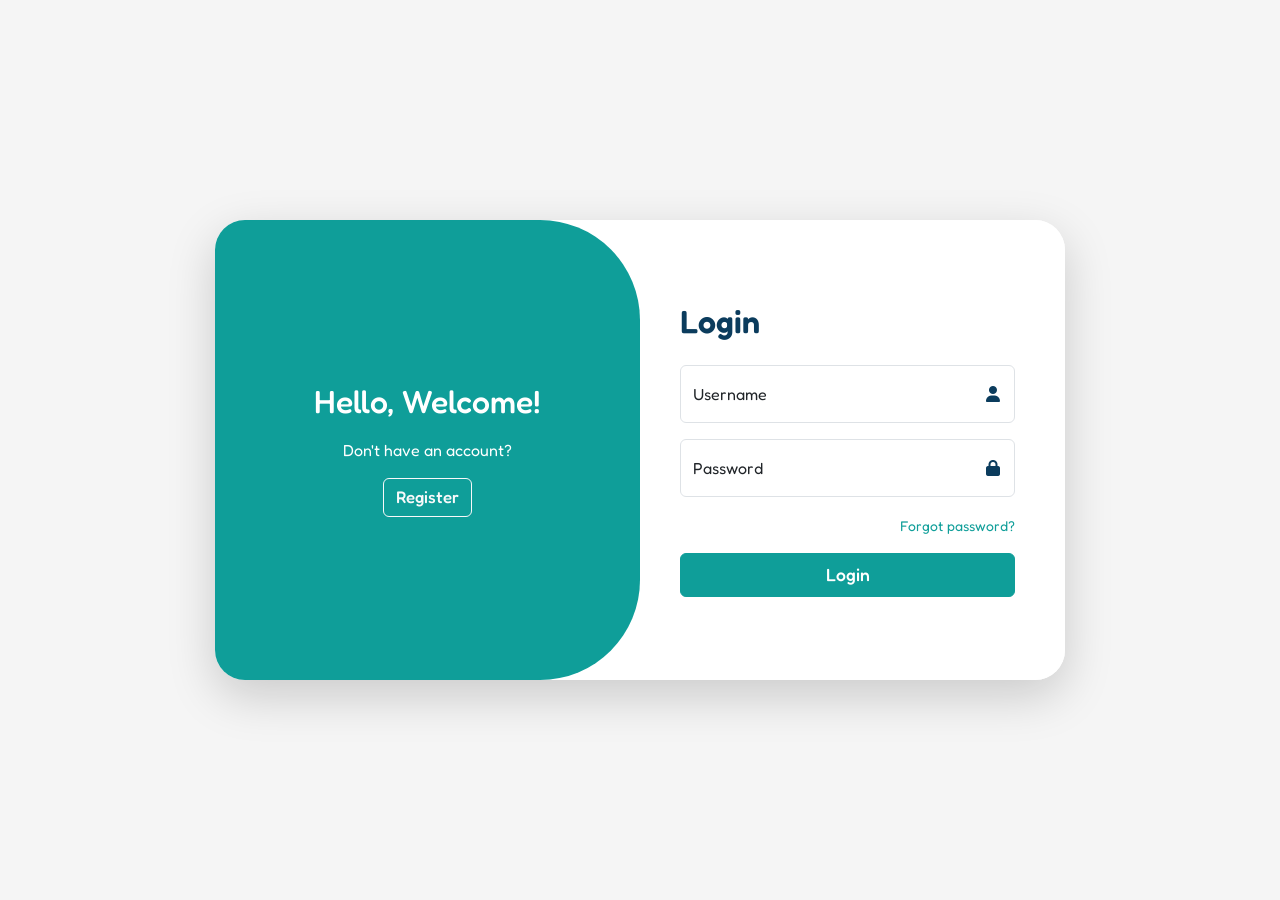
<file: app/templates/login.html>
<!DOCTYPE html>
<html lang="en">

<head>
    <meta charset="UTF-8">
    <meta name="viewport" content="width=device-width, initial-scale=1.0">
    <title>Login / Register</title>

    <link href="https://cdn.jsdelivr.net/npm/bootstrap@5.3.3/dist/css/bootstrap.min.css" rel="stylesheet">

    <link rel="stylesheet" href="https://cdnjs.cloudflare.com/ajax/libs/font-awesome/6.7.2/css/all.min.css">

    <link rel="stylesheet" href="../static/css/auth.css">
</head>

<body>

    <div class="auth-container" id="authContainer">
        <div class="card auth-card shadow-lg border-0">
                <div class="form-box login">
                <form id="loginForm" class="w-100" action="/auth/login" method="post">
                    <h1 class="mb-4">Login</h1>

                    <div class="form-floating mb-3 input-box">
                        <input id="loginUsername" name="identifier" type="text" class="form-control" placeholder="Username" required>
                        <label for="loginUsername">Username</label>
                        <i class="fa-solid fa-user input-icon"></i>
                    </div>

                    <div class="form-floating mb-3 input-box">
                        <input id="loginPassword" name="password" type="password" class="form-control pe-5" placeholder="Password" required>
                        <label for="loginPassword">Password</label>
                        <i class="fa-solid fa-lock input-icon"></i>
                    </div>

                    <div class="text-end mb-3">
                        <a href="#" class="small text-decoration-none" onclick="showForgotPassword(); return false;">Forgot password?</a>
                    </div>

                    <button class="btn btn-primary w-100 py-2">Login</button>
                </form>
            </div>

            <!-- FORGOT PASSWORD -->
            <div class="form-box forgot-password">
                <form id="forgotPasswordForm" class="w-100">
                    <h1 class="mb-3">Reset Password</h1>

                    <div id="forgotOtpStep">
                        <p class="text-muted mb-3">Enter your email to receive an OTP and reset your password.</p>
                        <div class="form-floating mb-3 input-box">
                            <input id="forgotEmail" name="email" type="email" class="form-control pe-5" placeholder="Email" required>
                            <label for="forgotEmail">Email</label>
                            <i class="fa-solid fa-envelope input-icon"></i>
                        </div>

                        <button id="btnSendOtp" type="button" class="btn btn-primary w-100 py-2 mb-3">Send OTP</button>

                        <div class="form-floating mb-3 input-box">
                            <input id="forgotOtp" name="otp" type="text" class="form-control pe-5" placeholder="OTP" maxlength="6" inputmode="numeric">
                            <label for="forgotOtp">OTP</label>
                            <i class="fa-solid fa-shield-halved input-icon"></i>
                        </div>

                        <button id="btnVerifyOtp" type="button" class="btn text-white w-100 py-2 mb-3" style="background-color: #0B3C5D; border-color: #0B3C5D;">Verify OTP</button>
                    </div>

                    <div id="forgotResetStep" class="d-none">
                        <p class="text-muted mb-3">Set your new password.</p>
                        <div class="form-floating mb-3 input-box">
                            <input id="forgotNewPassword" name="new_password" type="password" class="form-control pe-5" placeholder="New Password" minlength="8" required>
                            <label for="forgotNewPassword">New Password</label>
                            <i class="fa-solid fa-lock input-icon"></i>
                        </div>

                        <div class="form-floating mb-3 input-box">
                            <input id="forgotConfirmPassword" name="confirm_password" type="password" class="form-control pe-5" placeholder="Confirm Password" minlength="8" required>
                            <label for="forgotConfirmPassword">Confirm Password</label>
                            <i class="fa-solid fa-lock input-icon"></i>
                        </div>

                        <button id="btnResetPassword" type="button" class="btn btn-primary w-100 py-2 mb-3">Change Password</button>
                    </div>

                    <div class="text-center">
                        <a href="#" class="small text-decoration-none" onclick="showLogin(); return false;">
                            <i class="fa-solid fa-arrow-left me-1"></i>Back to Login
                        </a>
                    </div>
                </form>
            </div>

            <!-- REGISTER -->
            <div class="form-box register">
                <form class="w-100" id="registerForm" action="/auth/signup" method="post">
                    <h1 class="mb-3">Register</h1>

                    <div id="registerStep1">
                    <div class="form-floating mb-2 input-box">
                        <input id="regUsername" name="username" type="text" class="form-control pe-5" placeholder="Username" required>
                        <label for="regUsername">Username</label>
                        <i class="fa-solid fa-user input-icon"></i>
                    </div>

                    <div class="form-floating mb-2 input-box">
                        <input id="regEmail" name="email" type="email" class="form-control pe-5" placeholder="Email" required>
                        <label for="regEmail">Email</label>
                        <i class="fa-solid fa-envelope input-icon"></i>
                    </div>

                    <div class="form-floating mb-2 input-box">
                        <input id="regPassword" name="password" type="password" class="form-control pe-5" placeholder="Password" minlength="8" required>
                        <label for="regPassword">Password</label>
                        <i class="fa-solid fa-lock input-icon"></i>
                    </div>

                    <div class="mb-2 input-box">
                        <label for="contactNumber" class="form-label text-muted mb-1" style="font-size: 0.9rem;">Contact Number (10 digits)</label>
                        <div class="input-group">
                            <span class="input-group-text">+91</span>
                            <input type="tel" id="contactNumber" name="contact_number" class="form-control pe-5" placeholder="Contact Number" 
                                   pattern="[0-9]{10}" maxlength="10" required>
                        </div>
                        <i class="fa-solid fa-phone input-icon"></i>
                    </div>

                    <div class="mb-2 input-box">
                        <label for="lovedOneContact" class="form-label text-muted mb-1" style="font-size: 0.9rem;">Loved One's Contact (Optional)</label>
                        <div class="input-group">
                            <span class="input-group-text">+91</span>
                            <input type="tel" id="lovedOneContact" name="emergency_contact" class="form-control pe-5" placeholder="Loved One's Contact" 
                                   pattern="[0-9]{10}" maxlength="10">
                        </div>
                        <i class="fa-solid fa-heart input-icon"></i>
                    </div>

                    <div class="form-floating mb-2 input-box">
                        <input id="dateOfBirth" name="date_of_birth" type="date" class="form-control" placeholder="Date of Birth" required>
                        <label for="dateOfBirth">Date of Birth</label>
                    </div>

                    <div class="row g-2 mb-2">
                        <div class="col-6">
                            <div class="form-floating input-box">
                                    <input id="weight" name="weight" type="number" class="form-control pe-5" placeholder="Weight" 
                                        min="1" max="500" step="0.1" required>
                                    <label for="weight">Weight (kg)</label>
                                <i class="fa-solid fa-weight-scale input-icon"></i>
                            </div>
                        </div>
                        <div class="col-6">
                            <div class="form-floating input-box">
                                    <input id="height" name="height" type="number" class="form-control pe-5" placeholder="Height" 
                                        min="1" max="300" step="0.1" required>
                                    <label for="height">Height (cm)</label>
                                <i class="fa-solid fa-ruler-vertical input-icon"></i>
                            </div>
                        </div>
                    </div>

                    <button id="btnRegister" class="btn btn-primary w-100 py-2">Register</button>
                    </div>

                    <div id="registerStep2" class="d-none mt-3">
                        <div class="form-floating mb-2 input-box">
                            <input id="registerOtp" name="register_otp" type="text" class="form-control pe-5" placeholder="OTP" maxlength="6" inputmode="numeric">
                            <label for="registerOtp">Registration OTP</label>
                            <i class="fa-solid fa-shield-halved input-icon"></i>
                        </div>
                        <button id="btnConfirmRegisterOtp" type="button" class="btn text-white w-100 py-2" style="background-color: #0B3C5D; border-color: #0B3C5D;">Verify OTP & Complete Registration</button>
                    </div>
                </form>
            </div>

            <!-- TOGGLE -->
            <div class="toggle-box">
                <div class="toggle-panel toggle-left col">
                    <h2 class="mb-3">Hello, Welcome!</h2>
                    <p>Don't have an account?</p>
                    <button class="btn btn-outline-light" onclick="showRegister()">Register</button>
                </div>

                <div class="toggle-panel toggle-right col">
                    <h2 class="mb-3">Welcome Back!</h2>
                    <p>Already have an account?</p>
                    <button class="btn btn-outline-light" onclick="showLogin()">Login</button>
                </div>
            </div>

        </div>
    </div>

    <script src="../static/js/login.js"></script>

</body>

</html>
</file>
<file: app/static/css/auth.css>
@import url('https://fonts.googleapis.com/css2?family=Fredoka:wght@300..700&display=swap');

/* ---------------- Reset ---------------- */
* {
    margin: 0;
    padding: 0;
    box-sizing: border-box;
    font-family: Fredoka, Arial, Helvetica, sans-serif;
}

/* ---------------- Accessibility & Typography ---------------- */
h1 {
    color: #0B3C5D;
    font-size: 2rem;
    font-weight: 600;
}

.btn-primary {
    background-color: #0F9E99 !important;
    border-color: #0F9E99 !important;
    font-size: 1.1rem;
    font-weight: 500;
}

.btn-primary:hover {
    background-color: #0B7B77 !important;
    border-color: #0B7B77 !important;
}

.btn-outline-light {
    font-size: 1.05rem;
    font-weight: 500;
}

a {
    color: #0F9E99;
}

a:hover {
    color: #0B7B77;
}

.form-control {
    font-size: 1rem;
}

.form-control:focus {
    border-color: #0F9E99;
    box-shadow: 0 0 0 0.2rem rgba(15, 158, 153, 0.25);
}

/* ---------------- Body ---------------- */
body {
    min-height: 100vh;
    display: flex;
    justify-content: center;
    align-items: center;
    background: #f5f5f5;
    padding: 20px 0;
}

/* ---------------- Container ---------------- */
.auth-container {
    width: 850px;
    height: 460px;
    max-width: 95vw;
    transition: height 0.3s ease;
}

/* Increase height only when registration form is shown */
.auth-container.active {
    height: 650px;
}

.auth-card {
    width: 100%;
    height: 100%;
    border-radius: 30px;
    overflow: hidden;
    position: relative;
}

/* ---------------- Forms ---------------- */
.form-box {
    position: absolute;
    width: 50%;
    height: 100%;
    padding: 40px;
    background: #fff;
    display: flex;
    align-items: center;
    z-index: 1;
    overflow: hidden;
}

.form-box form {
    max-height: 100%;
    overflow-y: auto;
    padding-right: 10px;
    width: 100%;
}

/* Scrollbar only shows if needed on smaller screens */
.form-box form::-webkit-scrollbar {
    width: 6px;
}

.form-box form::-webkit-scrollbar-track {
    background: #f1f1f1;
    border-radius: 10px;
}

.form-box form::-webkit-scrollbar-thumb {
    background: #0F9E99;
    border-radius: 10px;
}

.form-box form::-webkit-scrollbar-thumb:hover {
    background: #0B7B77;
}

.form-box.login {
    right: 0;
}

.form-box.register {
    left: 0;
    visibility: hidden;
}

.form-box.forgot-password {
    right: 0;
    visibility: hidden;
    opacity: 0;
    transition: opacity 0.3s ease;
}

.auth-container.active .form-box.login {
    right: 50%;
}

.auth-container.active .form-box.register {
    visibility: visible;
}

.auth-container.forgot-active .form-box.login {
    visibility: hidden;
    opacity: 0;
}

.auth-container.forgot-active .form-box.forgot-password {
    visibility: visible;
    opacity: 1;
}

/* ---------------- Input Icons ---------------- */
.input-icon {
    position: absolute;
    right: 15px;
    top: 50%;
    transform: translateY(-50%);
    color: #0B3C5D;
    pointer-events: none;
    z-index: 10;
}

/* Adjust icon position for input-box with label above */
.input-box:has(label.form-label) .input-icon {
    top: calc(50% + 12px);
}

/* Adjust icon position for input-box with input-group */
.input-box:has(.input-group) .input-icon {
    top: calc(50% + 12px);
}

/* ---------------- Form Styling ---------------- */
input[type="date"],
input[type="number"] {
    font-size: 1rem;
}

input[type="date"]::-webkit-calendar-picker-indicator {
    cursor: pointer;
    filter: opacity(0.6);
}

input[type="number"]::-webkit-inner-spin-button,
input[type="number"]::-webkit-outer-spin-button {
    opacity: 1;
}

.input-box {
    position: relative;
}

.input-box .input-group-text {
    background-color: #e9ecef;
    border: 1px solid #ced4da;
    color: #495057;
    font-weight: 500;
    padding: 0.375rem 0.75rem;
    font-size: 1rem;
}

.input-box .input-group .form-control {
    font-size: 1rem;
}

.input-box .input-group .form-control:focus {
    border-color: #0F9E99;
    box-shadow: 0 0 0 0.2rem rgba(15, 158, 153, 0.25);
    z-index: 3;
}

.input-box .input-group-text + .form-control:focus {
    border-left-color: #0F9E99;
}

.form-control.is-invalid {
    border-color: #dc3545;
}

.invalid-feedback {
    display: block;
    font-size: 0.875rem;
    color: #dc3545;
    margin-top: 0.25rem;
}

/* Responsive row for weight/height */
.row.g-2 {
    display: flex;
    gap: 0.5rem;
}

.row.g-2 .col-6 {
    flex: 1;
    min-width: 0;
}

/* ---------------- Toggle Section ---------------- */
.toggle-box {
    position: absolute;
    display: grid;
    grid-template-columns: 2;
    width: 100%;
    height: 100%;
}

.toggle-box::before {
    content: "";
    position: absolute;
    left: -250%;
    width: 300%;
    height: 100%;
    background: #0F9E99;
    border-radius: 100px;
    transition: 1.8s ease-in-out;
    z-index: 2;
}

.auth-container.active .toggle-box::before {
    left: 50%;
}

/* ---------------- Toggle Panels ---------------- */
.toggle-panel {
    position: absolute;
    width: 50%;
    height: 100%;
    color: #fff;
    display: flex;
    flex-direction: column;
    justify-content: center;
    align-items: center;
    text-align: center;
    z-index: 3;
    transition: 0.6s ease-in-out;
}

.toggle-left {
    left: 0;
    transition-delay: 1.2s;
}

.auth-container.active .toggle-left {
    left: -50%;
    transition-delay: 0.6s;
}

.toggle-right {
    right: -50%;
    transition-delay: 0.6s;
}

.auth-container.active .toggle-right {
    right: 0;
}

@media screen and (max-width : 576px) {
    body {
        padding: 10px 0;
    }

    h1{
        font-size: 1.5rem;
    }

    .btn-primary,
    .btn-outline-light {
        font-size: 0.95rem;
    }

    .form-control {
        font-size: 0.95rem;
    }

    .auth-container {
        width: 95vw;
        height: auto;
        min-height: 500px;
        max-height: 90vh;
    }

    /* Adjust height for active/register state on mobile */
    .auth-container.active {
        height: auto;
        max-height: 95vh;
    }

    .auth-card {
        border-radius: 15px;
    }

    .form-box {
        bottom: 0;
        width: 100%;
        height: 65%;
        padding: 20px 15px;
    }

    .form-box form {
        padding-right: 5px;
    }

    .auth-container.active .form-box.login {
        right: 50%;
        height: 65%;
    }

    .auth-container.active .form-box.register {
        height: 65%;
    }

    .auth-container.active .form-box {
        bottom: 35%;
    }

    .auth-container.active .toggle-box::before {
        left: 0;
        top: 65%;
    }

    .toggle-box::before {
        width: 100%;
        height: 300%;
        left: 0;
        top: -265%;
    }

    .toggle-panel {
        width: 100%;
        height: 35%;
        padding: 15px;
    }

    .toggle-panel h2 {
        font-size: 1.25rem;
        margin-bottom: 0.5rem !important;
    }

    .toggle-panel p {
        font-size: 0.9rem;
        margin-bottom: 0.5rem;
    }

    .auth-container.active .toggle-panel.toggle-left {
        left: 0;
        top: -35%;
    }

    .toggle-panel.toggle-left {
        top: 0;
    }

    .toggle-panel.toggle-right {
        right: 0;
        bottom: -35%;
    }

    .auth-container.active .toggle-panel.toggle-right {
        bottom: 0;
    }

    /* Ensure inputs are readable on mobile */
    .input-box {
        margin-bottom: 0.5rem !important;
    }

    .form-floating > label {
        font-size: 0.9rem;
    }

    /* Adjust spacing for mobile */
    .mb-2 {
        margin-bottom: 0.4rem !important;
    }

    .mb-3 {
        margin-bottom: 0.6rem !important;
    }

    /* Stack weight/height on very small screens */
    @media screen and (max-width: 380px) {
        .row.g-2 {
            flex-direction: column;
        }
        
        .row.g-2 .col-6 {
            width: 100%;
        }
    }
}

/* ---------------- Tablet (577px - 991px) ---------------- */
@media screen and (min-width: 577px) and (max-width: 991px) {
    .auth-container {
        width: 90vw;
        max-width: 750px;
        height: 460px;
    }

    .auth-container.active {
        height: 650px;
    }

    .auth-card {
        border-radius: 20px;
    }

    .form-box {
        padding: 30px;
    }

    h1 {
        font-size: 1.75rem;
    }

    .btn-primary {
        font-size: 1rem;
    }

    .toggle-panel h2 {
        font-size: 1.5rem;
    }

    .toggle-panel p {
        font-size: 0.95rem;
    }
}

/* ---------------- Laptop/Desktop (992px - 1199px) ---------------- */
@media screen and (min-width: 992px) and (max-width: 1199px) {
    .auth-container {
        width: 800px;
        height: 460px;
    }

    .auth-container.active {
        height: 650px;
    }

    .form-box {
        padding: 35px;
    }
}

/* ---------------- Large Desktop (1200px+) ---------------- */
@media screen and (min-width: 1200px) {
    .auth-container {
        width: 850px;
        height: 460px;
    }

    .auth-container.active {
        height: 650px;
    }
}

/* ---------------- Inline Messages ---------------- */
.auth-msg {
    width: 100%;
    padding: 10px 14px;
    border-radius: 10px;
    font-size: 0.92rem;
    font-weight: 500;
    margin-bottom: 12px;
    text-align: center;
    animation: authMsgIn 0.3s ease;
}

.auth-msg-success {
    background: rgba(40, 167, 69, 0.12);
    color: #155724;
    border: 1px solid rgba(40, 167, 69, 0.3);
}

.auth-msg-error {
    background: rgba(220, 53, 69, 0.12);
    color: #721c24;
    border: 1px solid rgba(220, 53, 69, 0.3);
}

@keyframes authMsgIn {
    from { opacity: 0; transform: translateY(-6px); }
    to { opacity: 1; transform: translateY(0); }
}
</file>
